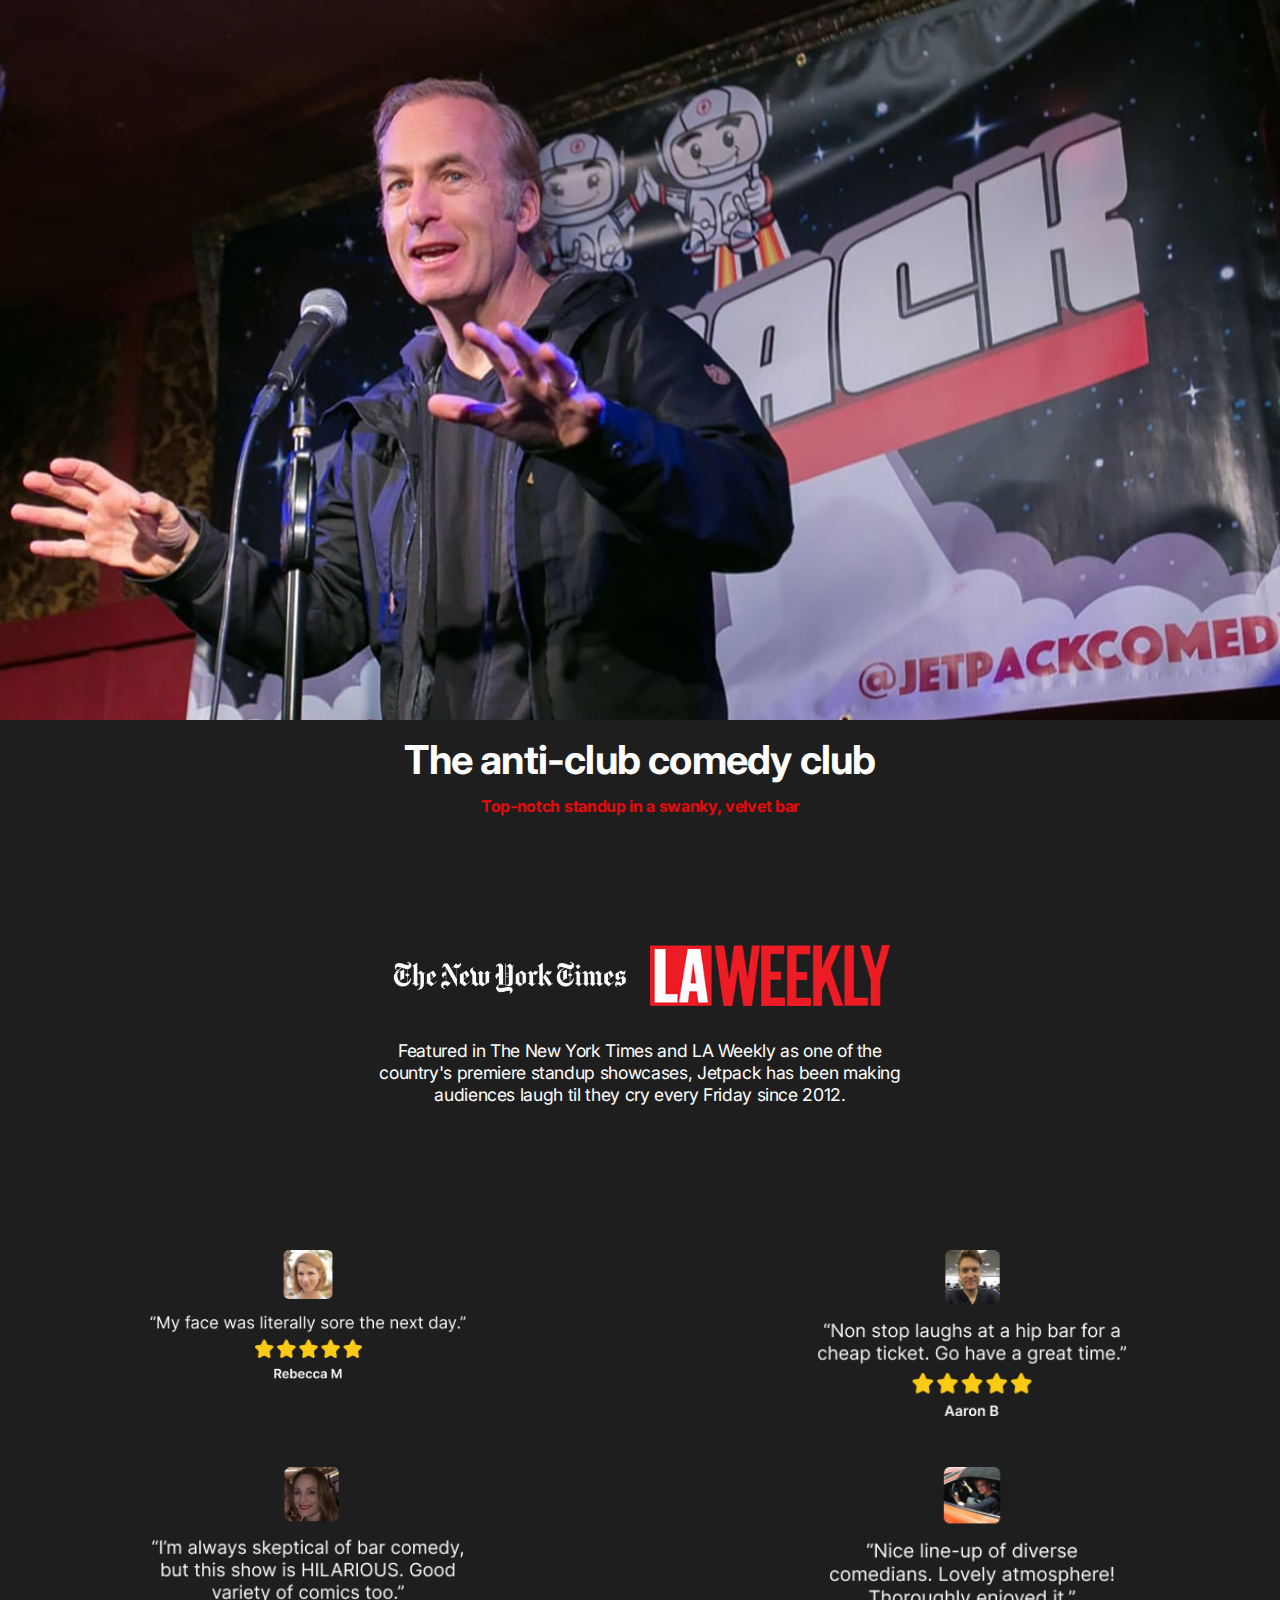
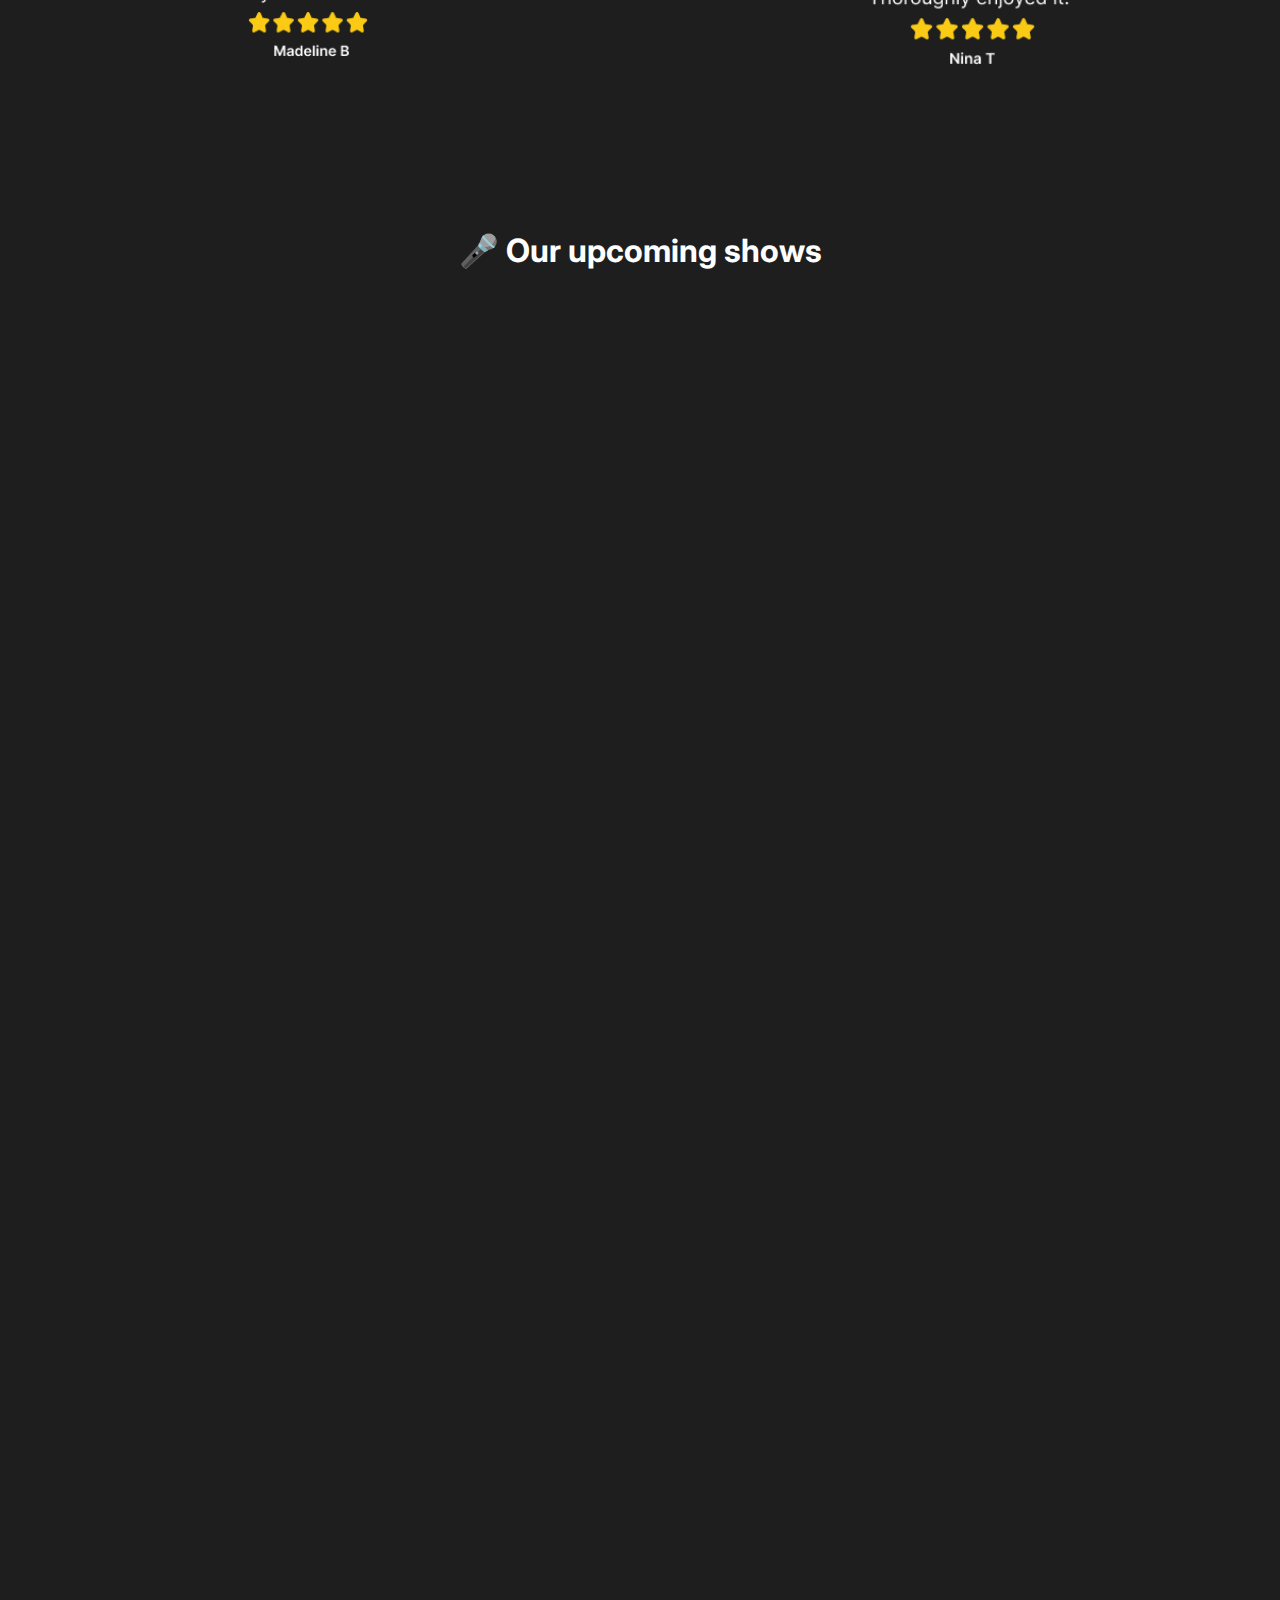
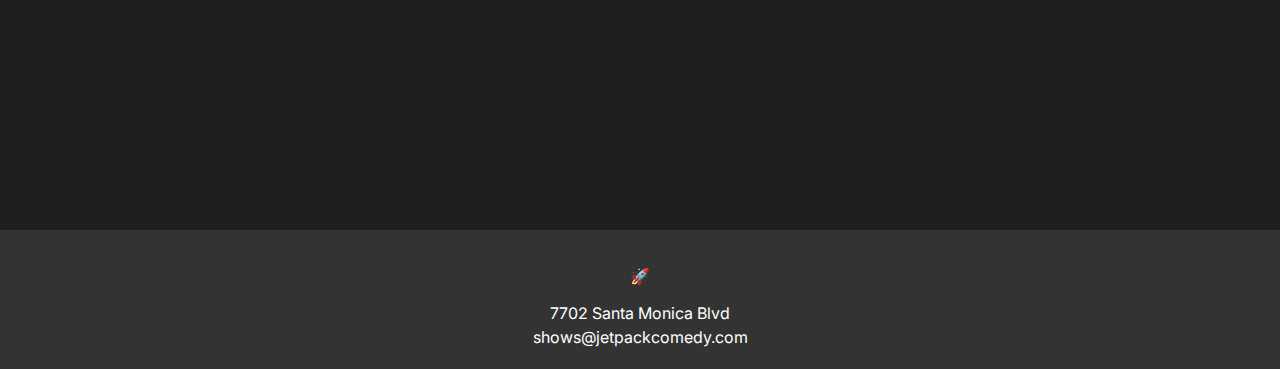
<file: index.html>
<!DOCTYPE html>
<html lang="en">
<head>
    <meta charset="UTF-8">
    <meta name="viewport" content="width=device-width, initial-scale=1.0">
    <title>Jetpack Comedy</title>
    <link rel="stylesheet" href="styles.css">
    <link rel="stylesheet" href="https://fonts.googleapis.com/css2?family=Inter:wght@400;700&display=swap">
    <script src="./swiper-element-bundle.min.js"></script>
</head>
<body>
    <header class="carousel">
        <img id='holderImg' src="andy.jpg" alt="Andy">
        <swiper-container autoplay="true" class='carousel-inner' style='display:none;'>
            <swiper-slide><img src="bob.JPG" alt="Bob"></swiper-slide>
            <swiper-slide><img src="crowd.jpg" alt="Crowd"></swiper-slide>
            <swiper-slide><img src="moses.jpg" alt="Moses"></swiper-slide>
            <swiper-slide><img src="kevin.jpg" alt="Kevin"></swiper-slide>
            <swiper-slide><img src="fran.jpg" alt="Fran"></swiper-slide>
            <swiper-slide><img src="jb.jpg" alt="JB"></swiper-slide>
            <swiper-slide><img src="bryant.jpg" alt="Bryant"></swiper-slide>
            <swiper-slide><img src="andy.jpg" alt="Andy"></swiper-slide>
            <swiper-slide><img src="joe.jpg" alt="Joe"></swiper-slide>
            <swiper-slide><img src="moseslogan.jpg" alt="Moses logistics"></swiper-slide>
            <swiper-slide><img src="peet.jpg" alt="Peet"></swiper-slide>
        </swiper-container>
    </header>
    <main>
        <div class="content-container">
            <h1>The anti-club comedy club</h1>
            <p class="highlight">Top-notch standup in a swanky, velvet bar</p>
            <br><br><br><br><br>
            <div class="featured-images">
                <img src="nytimes.png" alt="New York Times" class="featured-logo">
                <img src="laweekly.png" alt="LA Weekly" class="featured-logo">
            </div>
            <p class="smaller-text">
                Featured in The New York Times and LA Weekly as one of the country's premiere standup showcases, Jetpack has been making audiences laugh til they cry every Friday since 2012.
            </p>
        </div> <br><br><br><br><br>
        <div class="image-spacer">
            <div class="testimonials">
                <img src="test1.png" alt="Testimonial 1" class="testimonial-image">
                <img src="test2.png" alt="Testimonial 2" class="testimonial-image">
                <img src="test3.png" alt="Testimonial 3" class="testimonial-image">
                <img src="test4.png" alt="Testimonial 4" class="testimonial-image">
            </div>
        </div>
        <br><br><br><br><br>
        <h2>🎤 Our upcoming shows</h2>
        <br>
        <div class="iframe-container">
            <iframe id="jetbookiframe" allow="clipboard-read; clipboard-write" src="https://jetbook.co/o_iframe/jetpack-comedy-9yo7g" scrolling="yes" allowfullscreen></iframe>
        </div>
    </main>

    <footer>
        <div class="contact-info">
            <p>🚀</p>
            <address>
                7702 Santa Monica Blvd<br>
                <a href="mailto:shows@jetpackcomedy.com">shows@jetpackcomedy.com</a><br>
            </address>
        </div>
    </footer>
    <script src="scripts.js"></script>
</body>
</html>
</file>
<file: styles.css>
body {
    font-family: 'Inter', sans-serif;
    margin: 0;
    padding: 0;
    background-color: #1E1E1E;
    color: white;
}

.carousel {
    position: relative;
    width: 100%;
    height: 0;
    padding-bottom: 66.625%; /* Maintain aspect ratio */
    overflow: hidden;
}

@media (min-width: 1100px) {
    .carousel {
        padding-bottom: 56.25%; /* 16:9 aspect ratio for larger screens */
        max-height: 92vh;
    }
}

.carousel-inner {
    position: absolute;
    top: 0;
    left: 0;
    width: 100%;
    height: 100%;
}

swiper-container {
    width: 100%;
    height: 100%;
}

swiper-slide img {
    width: 100%;
    height: 100%;
    object-fit: cover;
}

#holderImg {
    width: 100%;
    height: auto;
    display: block;
}

main {
    padding: 0;
    text-align: center;
}

.content-container {
    max-width: 800px;
    margin: 0 auto;
    padding: 20px;
}

h1 {
    font-size: 2.5em;
    margin: 0 0 5px; /* Reduced padding bottom by 75% */
    line-height: 1; /* Reduced line spacing by 50% */
    letter-spacing: -0.02em; /* Reduce kerning by 20% */
}

h2 {
    font-size: 2em;
    margin: 40px 0 20px;
}

p {
    font-size: 1em;
    margin-bottom: 15px;
    line-height: 1.25; /* Reduce line spacing by 50% */
    letter-spacing: -0.02em; /* Reduce kerning by 20% */
}

.highlight {
    color: #E60A0C;
    font-weight: bold;
}

.smaller-text {
    font-size: 1.1em;
    margin: 0 15%;
}

.featured-images {
    display: flex;
    justify-content: center;
    align-items: center;
    gap: 20px; /* Adjust the gap as needed */
    margin-bottom: 20px; /* Add some space below the images */
}

.featured-logo {
    width: 80%; /* Default size */
    height: auto;
    max-width: 300px; /* Max width to prevent too large on large screens */
}

/* Mobile View */
@media (max-width: 480px) {
    .featured-logo {
        width: 50%; /* Adjust size for mobile */
    }
}

/* Tablet View */
@media (min-width: 481px) and (max-width: 768px) {
    .featured-logo {
        width: 40%; /* Adjust size for tablet */
    }
}

/* Desktop View */
@media (min-width: 769px) {
    .featured-logo {
        width: 30%; /* Adjust size for desktop */
    }
}


.iframe-container {
    width: 100%;
    height: 1500px;
    margin-bottom: 20px;
}

#jetbookiframe {
    width: 100%;
    height: 100%;
    border: none;
}

.bubble-element {
    max-width: 100% !important;
}

footer {
    background-color: #333;
    color: white;
    padding: 20px;
    text-align: center;
}

footer address {
    font-style: normal;
    line-height: 1.5;
}

footer a {
    color: white;
    text-decoration: none;
}

@media (max-width: 768px) {
    .iframe-container {
        height: 1000px;
    }
}

.five-stars {
    width: 40%; /* Reduced size by 25% */
    max-width: 200px; /* Ensures the image does not get too large */
}

.testimonials {
    display: grid;
    grid-template-columns: repeat(2, 1fr); /* 2 columns grid */
    gap: 48px; /* Space between grid items */
    justify-items: center; /* Center items horizontally */
    margin: 24px 0;
}

.testimonial-image {
    width: 100%; /* Make images responsive */
    max-width: 320px; /* Adjust max-width as needed */
}

@media (max-width: 480px) {
    .testimonials {
        grid-template-columns: 1fr; /* 1 column grid for mobile */
    }
}


/* Ensure headings and other text elements use Inter as well */
h1, h2, h3, h4, h5, h6, p, a, span {
    font-family: 'Inter', sans-serif;
}
</file>
